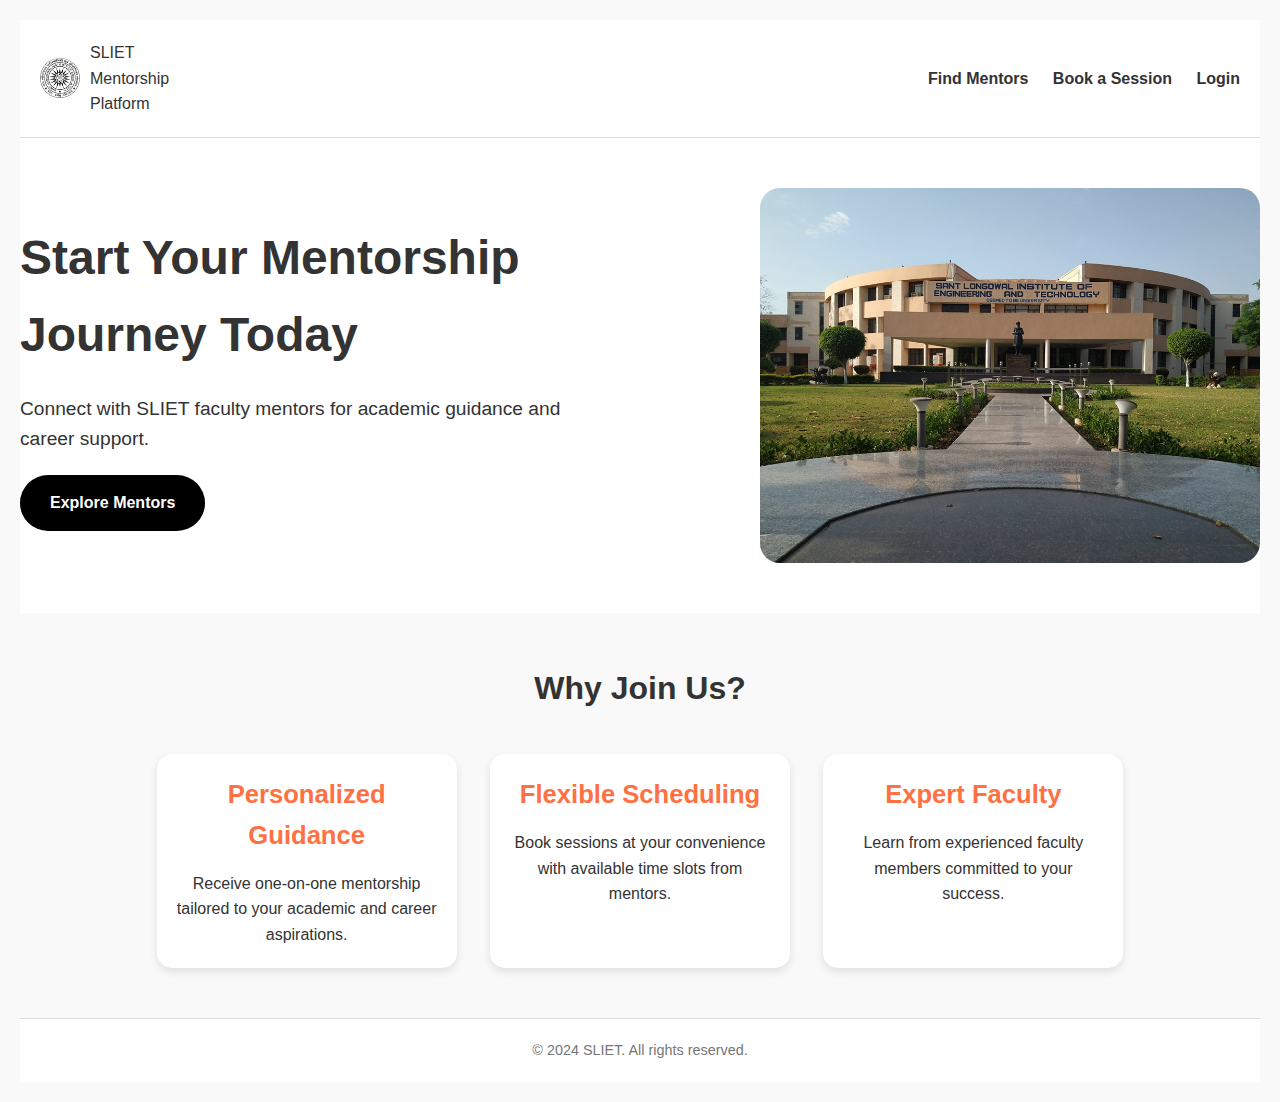
<file: index.html>
<!DOCTYPE html>
<html lang="en">
<head>
    <meta charset="UTF-8">
    <meta name="viewport" content="width=device-width, initial-scale=1.0">
    <title>SLIET Mentorship Platform</title>
    <link rel="stylesheet" href="./style.css">
</head>
<body>
    <header>
        <div class="container">
            <div class="logo">
                <img src="Sant_Longowal_Institute_of_Engineering_and_Technology_Logo.png" alt="SLIET Logo" class="logo-img">
                <span>SLIET Mentorship Platform</span>
            </div>
            <nav>
                <a href="mentors.html">Find Mentors</a>
                <a href="booking.html">Book a Session</a>
                <a href="login.html">Login</a>
            </nav>
        </div>
    </header>

    <main>
        <section class="hero">
            <div class="hero-content">
                <h1>Start Your Mentorship Journey Today</h1>
                <p>Connect with SLIET faculty mentors for academic guidance and career support.</p>
                <a href="mentors.html" class="btn">Explore Mentors</a>
            </div>
            <img src="BackgroundImage.jpeg" alt="Mentorship" class="hero-image">
        </section>

        <section class="features">
            <h2>Why Join Us?</h2>
            <div class="features-grid">
                <div class="feature">
                    <h3>Personalized Guidance</h3>
                    <p>Receive one-on-one mentorship tailored to your academic and career aspirations.</p>
                </div>
                <div class="feature">
                    <h3>Flexible Scheduling</h3>
                    <p>Book sessions at your convenience with available time slots from mentors.</p>
                </div>
                <div class="feature">
                    <h3>Expert Faculty</h3>
                    <p>Learn from experienced faculty members committed to your success.</p>
                </div>
            </div>
        </section>
    </main>

    <footer>
        <p>© 2024 SLIET. All rights reserved.</p>
    </footer>
</body>
</html>
</file>
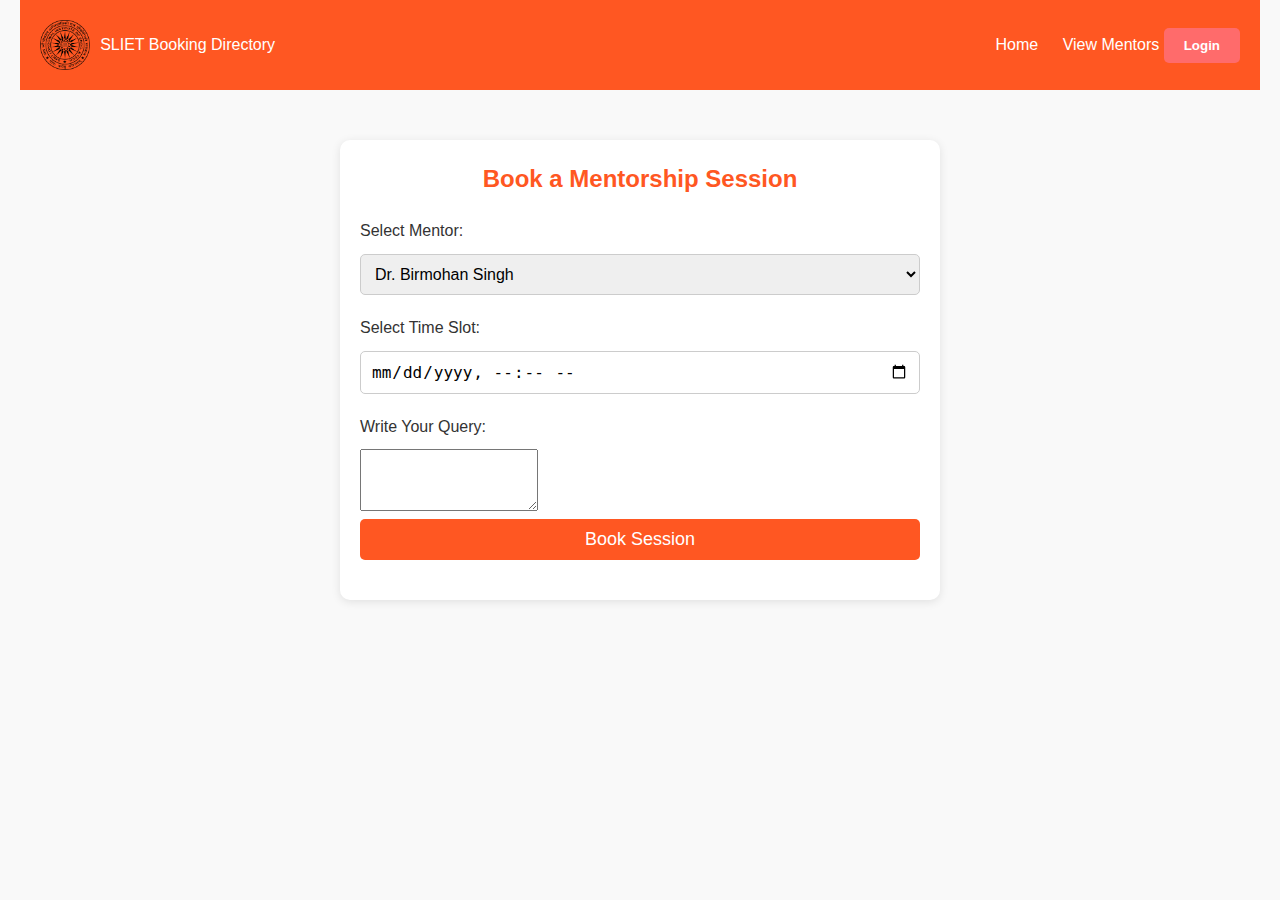
<file: booking.html>
<!DOCTYPE html>
<html lang="en">
<head>
    <meta charset="UTF-8">
    <meta name="viewport" content="width=device-width, initial-scale=1.0">
    <title>Book a Session | SLIET Mentorship</title>
    <link rel="stylesheet" href="./booking.css">
    
</head>
<body>
    <header class="navbar">
        <div class="logo">
            <img src="Sant_Longowal_Institute_of_Engineering_and_Technology_Logo.png" alt="SLIET Logo" class="logo-img">
            <span>SLIET Booking Directory</span>
        </div>
        <nav>
            <a href="index.html">Home</a>
            <a href="mentors.html">View Mentors</a>
            <button class="btn-login">Login</button>
        </nav>
    </header>

    <section class="booking-section">
        <h2>Book a Mentorship Session</h2>
        <form id="booking-form">
            <label for="mentor">Select Mentor:</label>
            <select id="mentor">
                <option value="Dr. Birmohan Singh">Dr. Birmohan Singh</option>
                <option value="Dr. Damanpreet Singh">Dr. Damanpreet Singh</option>
                <option value="Dr. Major Singh Goraya">Dr. Major Singh Goraya</option>
                <option value="Dr. Manoj Sachan">Dr. Manoj Sachan</option>
                <option value="Dr. Gurjinder Kaur">Dr. Gurjinder Kaur</option>
                <option value="Dr. Amar Nath">Dr. Amar Nath</option>
                <option value="Dr. Jagdeep Singh">Dr. Jagdeep Singh</option>
                <option value="Dr. Manminder Singh">Dr. Manminder Singh</option>
                <option value="Dr. Preetpal Kaur Buttar">Dr. Preetpal Kaur Buttar</option>
                <option value="Dr. Tajinder Singh">Dr. Tajinder Singh</option>
                <option value="Dr. Utkarsh">Dr. Utkarsh</option>
                <option value="Dr. VINOD KUMAR VERMA">Dr. VINOD KUMAR VERMA</option>
                <option value="Jaspal Singh">Jaspal Singh</option>
                <option value="Rahul Gautam">Rahul Gautam</option>
            </select>

            <!-- <label for="slot">Select Time Slot:</label>
            <select id="slot">
                <option value="10:00 AM - 11:00 AM">10:00 AM - 11:00 AM</option>
                <option value="2:00 PM - 3:00 PM">2:00 PM - 3:00 PM</option>
            </select> -->
            <label for="slot">Select Time Slot:</label>
                <input type="datetime-local" id="slot" name="slot" required>

                <label for="query">Write Your Query:</label>
                <textarea id="query" name="query" rows="4" rows=10 cols="20"></textarea>
            


            <button type="submit">Book Session</button>
            
        </form>
        <div id="confirmation"></div>
    </section>

    <script src="booking.js"></script>
</body>
</html>
</file>
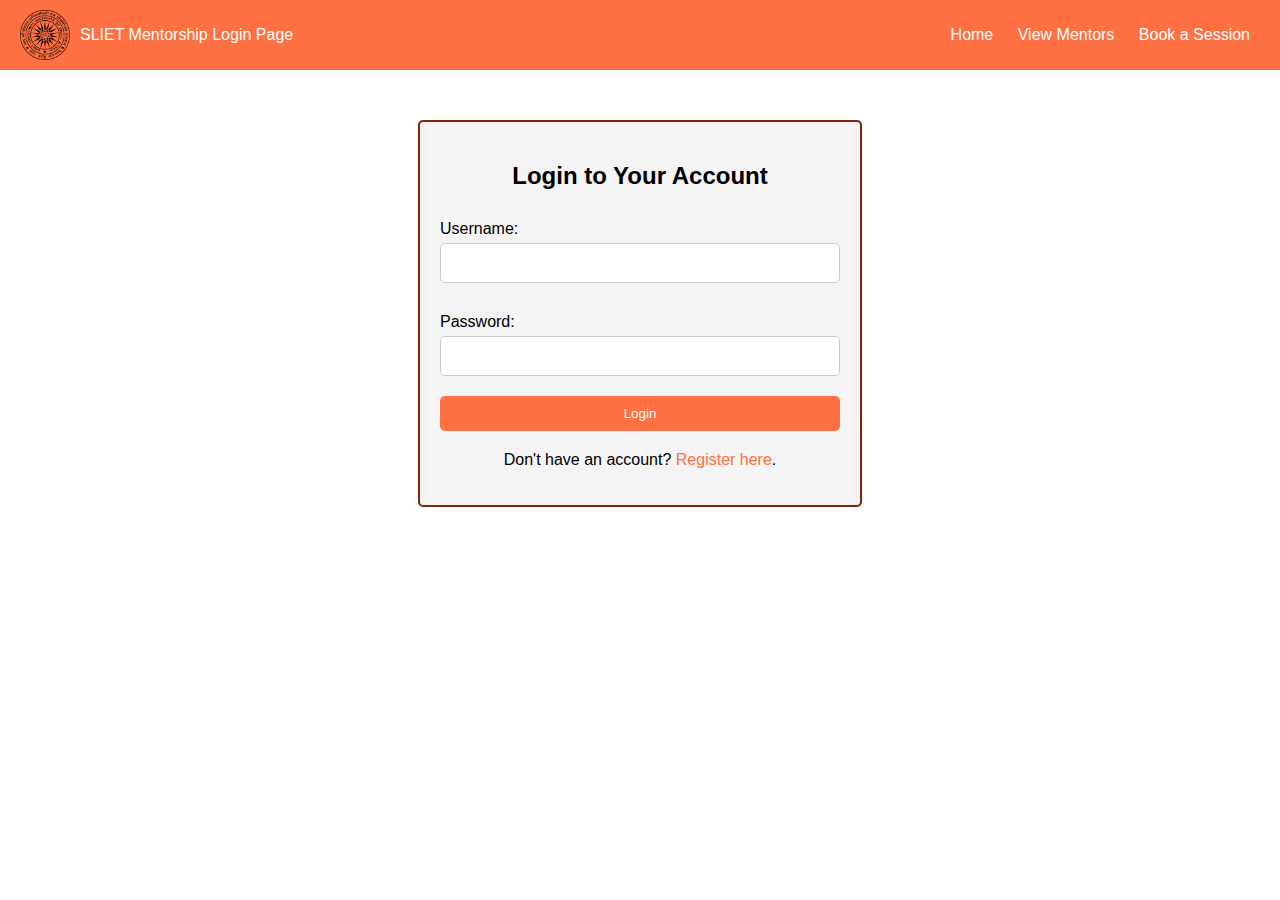
<file: login.html>
<!DOCTYPE html>
<html lang="en">
<head>
    <meta charset="UTF-8">
    <meta name="viewport" content="width=device-width, initial-scale=1.0">
    <title>Login | SLIET Mentorship</title>
    <link rel="stylesheet" href="./login.css">
</head>
<body>
    <header class="navbar">
        <div class="logo">
            <img src="Sant_Longowal_Institute_of_Engineering_and_Technology_Logo.png" alt="SLIET Logo" class="logo-img">
            <span>SLIET Mentorship Login Page</span>
        </div>
        <nav>
            <a href="index.html">Home</a>
            <a href="mentors.html">View Mentors</a>
            <a href="booking.html">Book a Session</a>
        </nav>
    </header>

    <section class="login-section">
        <h2>Login to Your Account</h2>
        <form id="login-form">
            <label for="username">Username:</label>
            <input type="text" id="username" name="username" required>

            <label for="password">Password:</label>
            <input type="password" id="password" name="password" required>

            <button type="submit">Login</button>
        </form>
        <p>Don't have an account? <a href="register.html">Register here</a>.</p>
    </section>

    <script src="login.js"></script>
</body>
</html>
</file>
<file: style.css>
* {
    margin: 0px;
    padding: 0;
    box-sizing: border-box;
}
.logo {
    display: flex;
    align-items: center;
    gap: 10px;
}

.logo-img {
    width: 40px;
    height: 40px;
    border-radius: 50%;
}

body {
    font-family: 'Poppins', sans-serif;
    background-color: #f9f9f9;
    color: #333;
    line-height: 1.6;
    padding: 20px;
}

header {
    background-color: #fff;
    padding: 20px 0;
    border-bottom: 1px solid #ddd;
}

.container {
    display: flex;
    justify-content: space-between;
    align-items: center;
    max-width: 1200px;
    margin: 0 auto;
}

.logo {
    width: 70px;
}

nav a {
    margin-left: 20px;
    text-decoration: none;
    color: #333;
    font-weight: bold;
    font-size: 1rem;
}

nav a:hover {
    color: #ff7043; 
}


.hero {
    display: flex;
    align-items: center;
    justify-content: space-between;
    background-color: #fff;
    padding: 50px 0;
}

.hero-content {
    max-width: 600px;
}

.hero h1 {
    font-size: 3rem;
    font-weight: bold;
    color: #333;
}

.hero p {
    font-size: 1.2rem;
    margin: 20px 0;
}

.btn {
    background-color: #000;
    color: #fff;
    padding: 15px 30px;
    border-radius: 50px;
    text-decoration: none;
    font-weight: bold;
    display: inline-block;
    transition: background-color 0.3s;
}

.btn:hover {
    background-color: #333;
}

.hero-image {
    max-width: 500px;
    border-radius: 20px;
}


.features {
    background-color: #f9f9f9;
    padding: 50px 0;
    text-align: center;
}

.features h2 {
    font-size: 2rem;
    margin-bottom: 40px;
}

.features-grid {
    display: flex;
    justify-content: space-around;
    max-width: 1000px;
    margin: 0 auto;
}

.feature {
    background-color: #fff;
    padding: 20px;
    border-radius: 15px;
    width: 30%;
    box-shadow: 0 4px 8px rgba(0, 0, 0, 0.1);
}

.feature h3 {
    font-size: 1.6rem;
    margin-bottom: 15px;
    color: #ff7043; 
}

.feature p {
    font-size: 1rem;
}

/* Footer */
footer {
    background-color: #fff;
    padding: 20px 0;
    text-align: center;
    font-size: 0.9rem;
    border-top: 1px solid #ddd;
}

footer p {
    color: #777;
}
</file>
<file: booking.css>
* {
    margin: 0;
    padding: 0;
    box-sizing: border-box;
}

body {
    font-family: 'Roboto', sans-serif;
    line-height: 1.6;
    background-color: #f9f9f9;
    color: #333;
    padding: 0 20px;
}


.navbar {
    display: flex;
    justify-content: space-between;
    align-items: center;
    padding: 20px;
    background-color:#ff5722;
    color: white;
}

.logo {
    display: flex;
    align-items: center;
}

.logo-img {
    height: 50px;
    margin-right: 10px;
}

.navbar nav a {
    color: white;
    text-decoration: none;
    margin-left: 20px;
    font-weight: 500;
}

.btn-login {
    padding: 10px 20px;
    background-color: #ff6b6b;
    border: none;
    color: white;
    font-weight: bold;
    cursor: pointer;
    border-radius: 5px;
    transition: background-color 0.3s;
}

.btn-login:hover {
    background-color: #e63946;
}


.booking-section {
    max-width: 600px;
    margin: 50px auto;
    padding: 20px;
    background-color: white;
    box-shadow: 0px 2px 10px rgba(0, 0, 0, 0.1);
    border-radius: 10px;
}

.booking-section h2 {
    margin-bottom: 20px;
    font-size: 24px;
    color: #ff5722;
    text-align: center;
}

.booking-section label {
    display: block;
    margin-bottom: 10px;
    font-weight: 500;
}

#mentor, #slot {
    width: 100%;
    padding: 10px;
    margin-bottom: 20px;
    border-radius: 5px;
    border: 1px solid #ccc;
    font-size: 16px;
}

button[type="submit"] {
    display: block;
    width: 100%;
    padding: 10px;
    background-color: #ff5722;
    color: white;
    border: none;
    border-radius: 5px;
    font-size: 18px;
    cursor: pointer;
    transition: background-color 0.3s;
}

button[type="submit"]:hover {
    background-color: #651c06;
}


#confirmation {
    margin-top: 20px;
    text-align: center;
    font-size: 18px;
    color: #007f00; 
}
</file>
<file: login.css>
body {
    font-family: Arial, sans-serif;
    margin: 0;
    padding: 0;
    box-sizing: border-box;
}

.navbar {
    display: flex;
    justify-content: space-between;
    align-items: center;
    background-color: #ff7043;
    color: white;
    padding: 10px 20px;
}

.logo {
    display: flex;
    align-items: center;
}

.logo-img {
    width: 50px;
    margin-right: 10px;
}

nav a {
    color: white;
    text-decoration: none;
    margin: 0 10px;
}

nav a:hover {
    text-decoration: underline;
}

.login-section {
    max-width: 400px;
    margin: 50px auto;
    padding: 20px;
    border: 2px solid #80260a;
    border-radius: 5px;
    background-color: #f4f4f4;
}

h2 {
    text-align: center;
}

form {
    display: flex;
    flex-direction: column;
}

label {
    margin: 10px 0 5px 0;
}

input {
    padding: 10px;
    font-size: 16px;
    margin-bottom: 20px;
    border-radius: 5px;
    border: 1px solid #ccc;
}

button {
    padding: 10px;
    background-color: #ff7043;
    color: white;
    border: none;
    border-radius: 5px;
    cursor: pointer;
}

button:hover {
    background-color: #ba3912;
}

p {
    text-align: center;
    margin-top: 20px;
}

a {
    color: #ff7043;
    text-decoration: none;
}

a:hover {
    text-decoration: underline;
}
</file>
